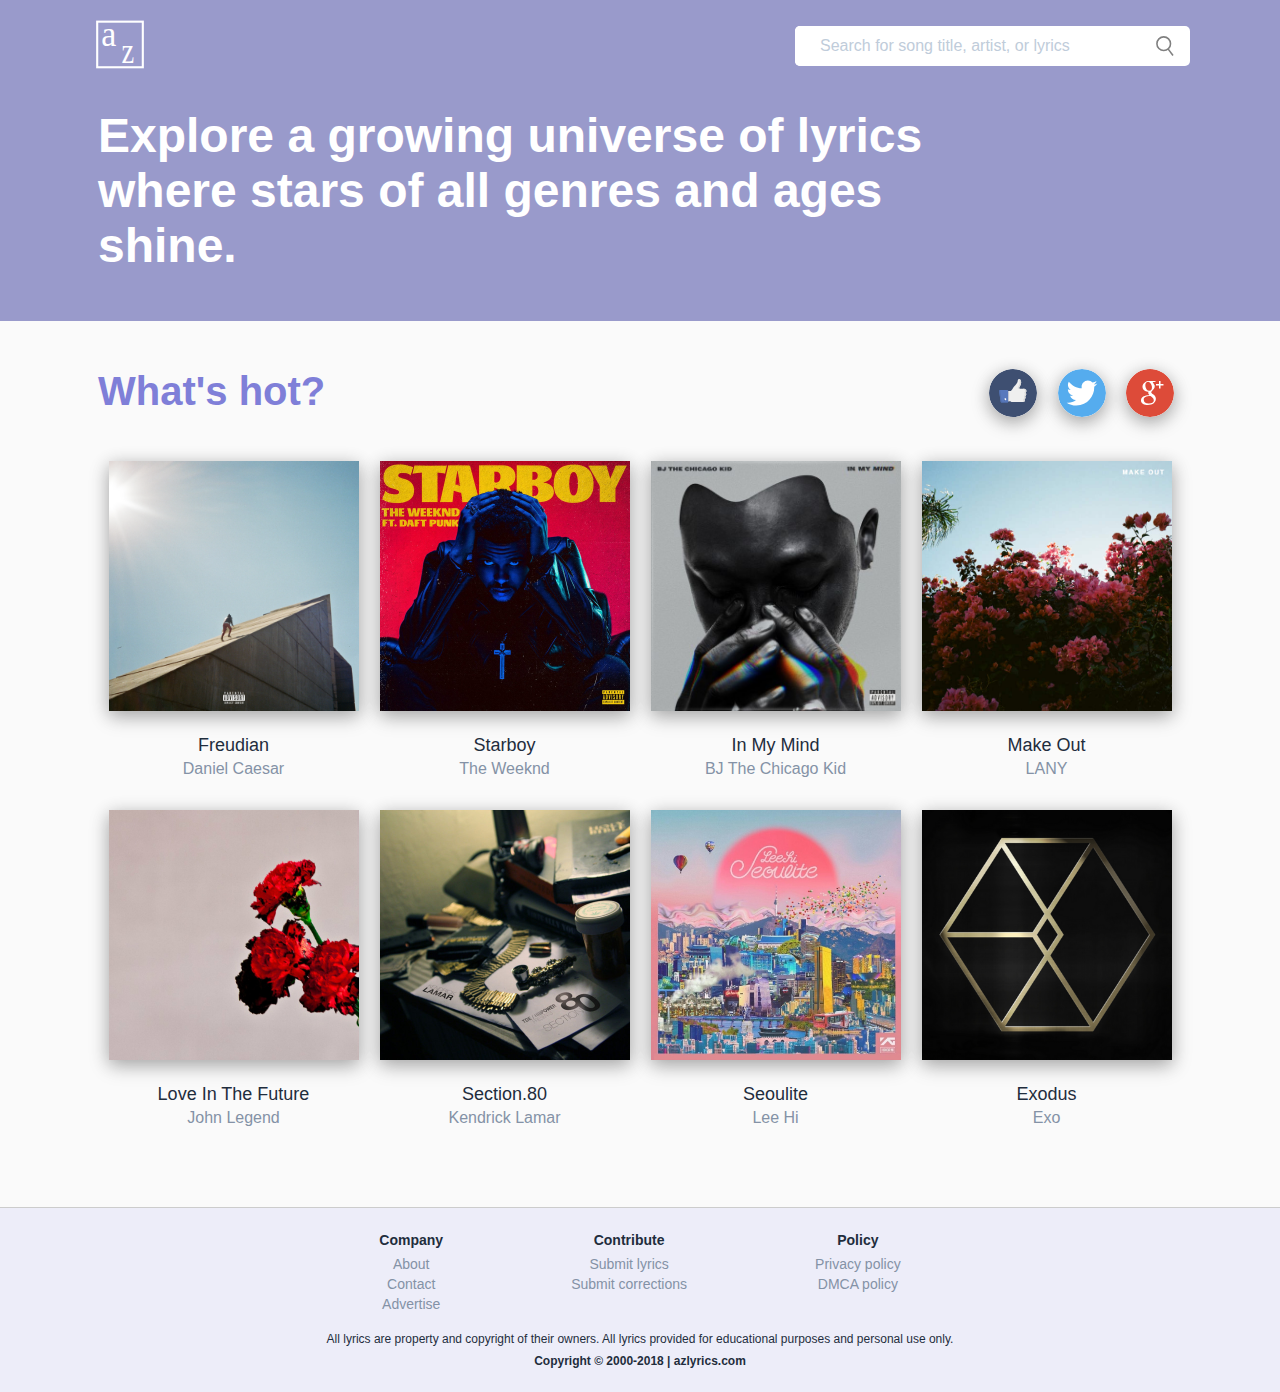
<file: index.html>
<html>
    <head>
        <link rel="icon" type="image/x-icon" href="assets/img/icons/favicon.ico"  />
        <link rel="stylesheet" type="text/css" href="assets/css/az_style.css">
        <link rel="stylesheet" type="text/css" href="assets/css/index_style.css">
        <title>AZLyrics | Song Lyrics from A to Z</title>
    </head>
    <body>
        <div class="navbar">
            <div class="top-nav">
                <a href="./index.html">
                    <img class="navicon" src="assets/img/icons/az_icon_bordered.svg"/>
                </a>
                <form class="search-bar">
                    <input  class="textfield" type="text" name="qstring" placeholder="Search for song title, artist, or lyrics">
                    <a class="search-button" href="./search_results.html" src="assets/img/icons/search_icon.svg">
                        <img src="assets/img/icons/search_icon.svg" />
                    </a>
                </form>
            </div>
            <div class="bot-nav">
                <p id="slogan" class="emphasis">
                    Explore a growing universe of lyrics where stars of all genres and ages shine.
                </p>
            </div>
        </div>
        <div class="content-container">
            <div class="content-header">
                <p id="hot-label" class="emphasis">What's hot?</p>
                <div class="social-buttons-container">
                    <input class="social-button" type="image" src="assets/img/icons/fb_like.svg" />
                    <input class="social-button"  type="image" src="assets/img/icons/twitter_icon.svg" />
                    <input class="social-button"  type="image" src="assets/img/icons/google_plus_icon.svg" />
                </div>
            </div>
            <div class="album-content">
                <div class="album-block">
                    <a href="./artist.html#malibu">
                        <img class="album-art" src="assets/img/static_home/freudian_cover.png"/>
                    </a>
                    <div class="album-title">Freudian</div>
                    <a href="./artist.html">
                        <div class="artist-subtitle clickable">Daniel Caesar</div>
                    </a>
                </div>
                <div class="album-block">
                    <a href="./artist.html#malibu">
                        <img class="album-art" src="assets/img/static_home/starboy_cover.jpg"/>
                    </a>
                    <div class="album-title">Starboy</div>
                    <a href="./artist.html">
                        <div class="artist-subtitle clickable">The Weeknd</div>
                    </a>
                </div>
                <div class="album-block">
                    <a href="./artist.html#malibu">
                        <img class="album-art" src="assets/img/static_home/in_my_mind_cover.jpg"/>
                    </a>
                    <div class="album-title">In My Mind</div>
                    <a href="./artist.html">
                        <div class="artist-subtitle clickable">BJ The Chicago Kid</div>
                    </a>
                </div>
                <div class="album-block">
                    <a href="./artist.html#malibu">
                        <img class="album-art" src="assets/img/static_home/make_out_cover.jpg"/>
                    </a>
                    <div class="album-title">Make Out</div>
                    <a href="./artist.html">
                        <div class="artist-subtitle clickable">LANY</div>
                    </a>
                </div>
                <div class="album-block">
                    <a href="./artist.html#malibu">
                        <img class="album-art" src="assets/img/static_home/love_in_the_future_cover.jpg"/>
                    </a>
                    <div class="album-title">Love In The Future</div>
                    <a href="./artist.html">
                        <div class="artist-subtitle clickable">John Legend</div>
                    </a>
                </div>
                <div class="album-block">
                    <a href="./artist.html#malibu">
                        <img class="album-art" src="assets/img/static_home/section_80_cover.jpg"/>
                    </a>
                    <div class="album-title">Section.80</div>
                    <a href="./artist.html">
                        <div class="artist-subtitle clickable">Kendrick Lamar</div>
                    </a>
                </div>
                <div class="album-block">
                    <a href="./artist.html#malibu">
                        <img class="album-art" src="assets/img/static_home/seoulite_cover.png"/>
                    </a>
                    <div class="album-title">Seoulite</div>
                    <a href="./artist.html">
                        <div class="artist-subtitle clickable">Lee Hi</div>
                    </a>
                </div>
                <div class="album-block">
                    <a href="./artist.html#malibu">
                        <img class="album-art" src="assets/img/static_home/exodus_cover.png"/>
                    </a>
                    <div class="album-title">Exodus</div>
                    <a href="./artist.html">
                        <div class="artist-subtitle clickable">Exo</div>
                    </a>
                </div>
            </div>
        </div>
        <div class="separator"></div>
        <div class="footer">
            <div class="link-container">
                <div class="link-list">
                    <p class="emphasis">Company</p>
                    <p class="clickable">About</p>
                    <p class="clickable">Contact</p>
                    <p class="clickable">Advertise</p>
                </div>
                <div class="link-list">
                    <p class="emphasis">Contribute</p>
                    <p class="clickable">Submit lyrics</p>
                    <p class="clickable">Submit corrections</p>
                </div>
                <div class="link-list">
                    <p class="emphasis">Policy</p>
                    <p class="clickable">Privacy policy</p>
                    <p class="clickable">DMCA policy</p>
                </div>
            </div>
            <p class="subtext">
                All lyrics are property and copyright of their owners. 
                All lyrics provided for educational purposes and personal use only.
            </p>
            <p class="subtext emphasis">Copyright &copy; 2000-2018 | azlyrics.com</p>
        </div>
    </body>
</html>
</file>
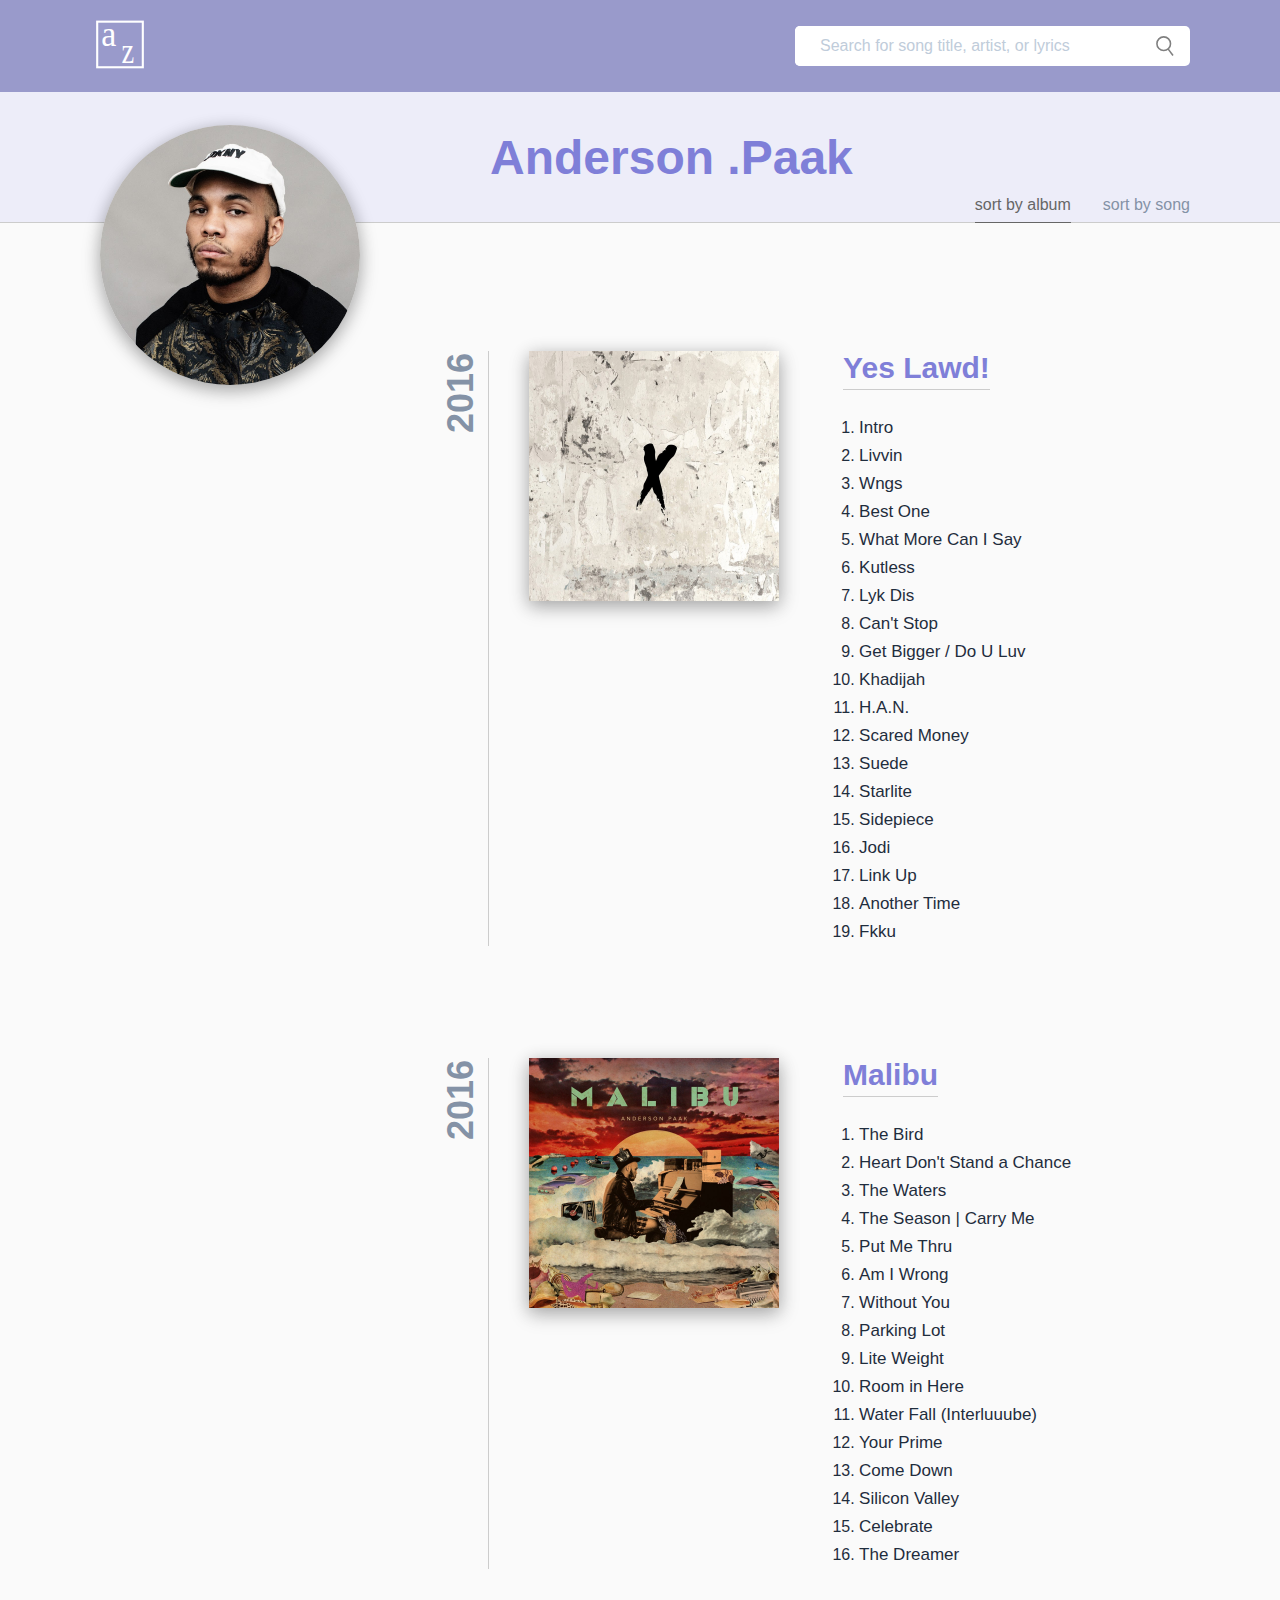
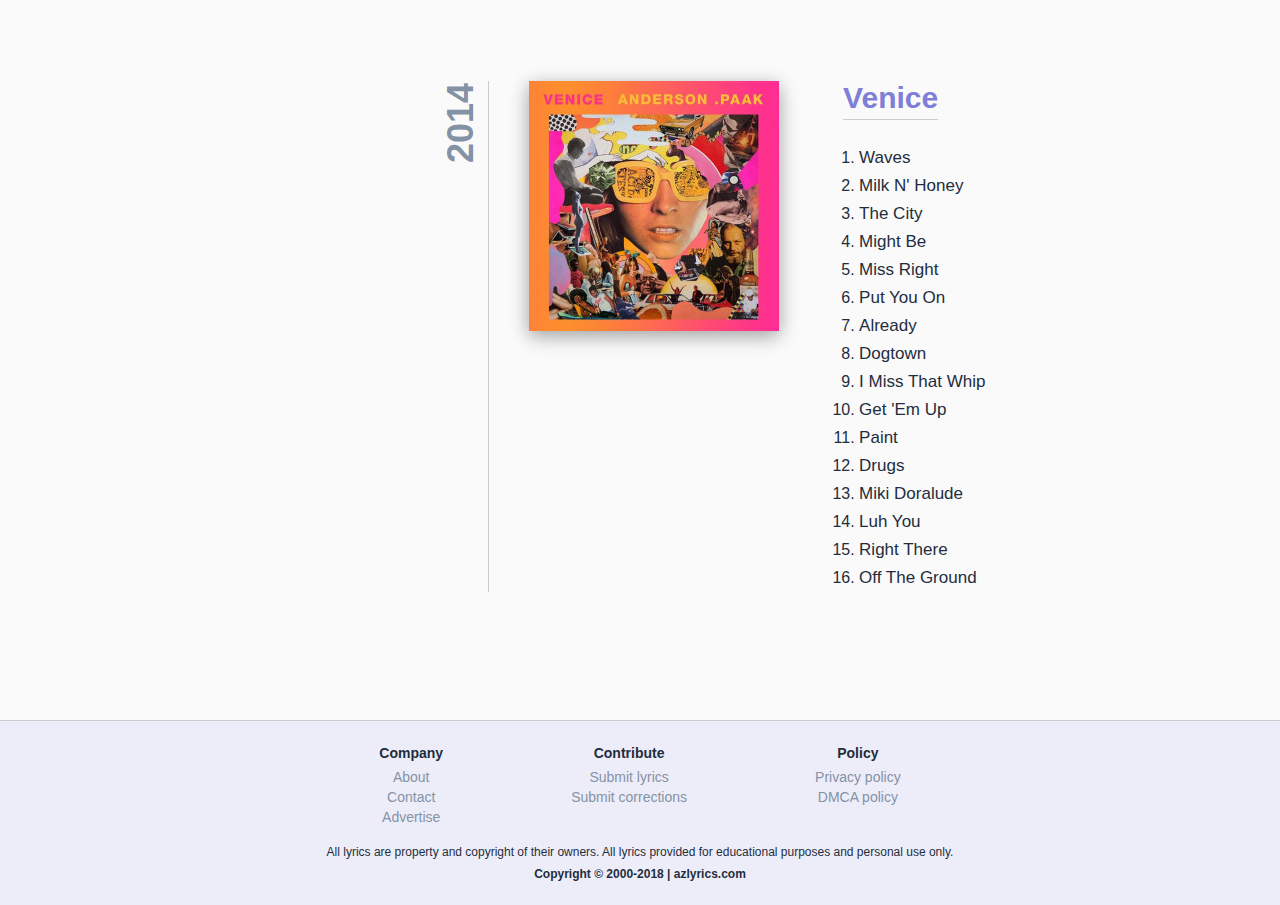
<file: artist.html>
<html>
    <head>
        <link rel="icon" type="image/x-icon" href="assets/img/icons/favicon.ico" />
        <link rel="stylesheet" type="text/css" href="assets/css/az_style.css" />
        <link rel="stylesheet" type="text/css" href="assets/css/artist_style.css" />
        <title>AZLyrics | Anderson .Paak</title>
    </head>
    <body>
        <div class="navbar">
            <div class="top-nav">
                <a href="./index.html">
                    <img class="navicon" src="assets/img/icons/az_icon_bordered.svg"/>
                </a>
                <form class="search-bar">
                    <input  class="textfield" type="text" name="qstring" placeholder="Search for song title, artist, or lyrics">
                    <a class="search-button" href="./search_results.html" src="assets/img/icons/search_icon.svg">
                        <img src="assets/img/icons/search_icon.svg" />
                    </a>
                </form>
            </div>
        </div>
        <div class="metadata-header">
            <img class="artist-profile" src="assets/img/static_artist/anderson_paak_profile.jpg"/>
            <p class="artist-name">Anderson .Paak</p>
            <div class="sort-button-container">
                <div class="sort-button active-sort">sort by album</div>
                <div class="sort-button">sort by song</div>
            </div>
        </div>
        <div class="separator"></div>
        <div class="content-section">
            <div class="album-info">
                <div class="year-container">
                    <div class="year-text">2016</div>
                </div>
                <div class="content-wrapper">
                    <img class="album-art" src="assets/img/static_artist/yes_lawd_cover.jpg"/>
                    <ul class="album-list">
                        <div class="album-title">Yes Lawd!</div>
                        <br/>
                        <ol class="album-songs">
                            <li><a href="./lyrics.html">Intro</a></li>
                            <li><a href="./lyrics.html">Livvin</a></li>
                            <li><a href="./lyrics.html">Wngs</a></li>
                            <li><a href="./lyrics.html">Best One</a></li>
                            <li><a href="./lyrics.html">What More Can I Say</a></li>
                            <li><a href="./lyrics.html">Kutless</a></li>
                            <li><a href="./lyrics.html">Lyk Dis</a></li>
                            <li><a href="./lyrics.html">Can't Stop</a></li>
                            <li><a href="./lyrics.html">Get Bigger / Do U Luv</a></li>
                            <li><a href="./lyrics.html">Khadijah</a></li>
                            <li><a href="./lyrics.html">H.A.N.</a></li>
                            <li><a href="./lyrics.html">Scared Money</a></li>
                            <li><a href="./lyrics.html">Suede</a></li>
                            <li><a href="./lyrics.html">Starlite</a></li>
                            <li><a href="./lyrics.html">Sidepiece</a></li>
                            <li><a href="./lyrics.html">Jodi</a></li>
                            <li><a href="./lyrics.html">Link Up</a></li>
                            <li><a href="./lyrics.html">Another Time</a></li>
                            <li><a href="./lyrics.html">Fkku</a></li>
                        </ol>
                    </ul>
                </div>
            </div>
            <div id=malibu class="album-info">
                <div class="year-container">
                    <div class="year-text">2016</div>
                </div>
                <div class="content-wrapper">
                    <img class="album-art" src="assets/img/static_artist/malibu_cover.jpg"/>
                    <ul class="album-list">
                        <div class="album-title">Malibu</div>
                        <br/>
                        <ol class="album-songs">
                            <li><a href="./lyrics.html">The Bird</a></li>
                            <li><a href="./lyrics.html">Heart Don't Stand a Chance</a></li>
                            <li><a href="./lyrics.html">The Waters</a></li>
                            <li><a href="./lyrics.html">The Season | Carry Me</a></li>
                            <li><a href="./lyrics.html">Put Me Thru</a></li>
                            <li><a href="./lyrics.html">Am I Wrong</a></li>
                            <li><a href="./lyrics.html">Without You</a></li>
                            <li><a href="./lyrics.html">Parking Lot</a></li>
                            <li><a href="./lyrics.html">Lite Weight</a></li>
                            <li><a href="./lyrics.html">Room in Here</a></li>
                            <li><a href="./lyrics.html">Water Fall (Interluuube)</a></li>
                            <li><a href="./lyrics.html">Your Prime</a></li>
                            <li><a href="./lyrics.html">Come Down</a></li>
                            <li><a href="./lyrics.html">Silicon Valley</a></li>
                            <li><a href="./lyrics.html">Celebrate</a></li>
                            <li><a href="./lyrics.html">The Dreamer</a></li>
                        </ol>
                    </ul>
                </div>
            </div>
            <div class="album-info">
                <div class="year-container">
                    <div class="year-text">2014</div>
                </div>
                <div class="content-wrapper">
                    <img class="album-art" src="assets/img/static_artist/venice_cover.jpg"/>
                    <ul class="album-list">
                        <div class="album-title">Venice</div>
                        <br/>
                        <ol class="album-songs">
                            <li><a href="./lyrics.html">Waves</a></li>
                            <li><a href="./lyrics.html">Milk N' Honey</a></li>
                            <li><a href="./lyrics.html">The City</a></li>
                            <li><a href="./lyrics.html">Might Be</a></li>
                            <li><a href="./lyrics.html">Miss Right</a></li>
                            <li><a href="./lyrics.html">Put You On</a></li>
                            <li><a href="./lyrics.html">Already</a></li>
                            <li><a href="./lyrics.html">Dogtown</a></li>
                            <li><a href="./lyrics.html">I Miss That Whip</a></li>
                            <li><a href="./lyrics.html">Get 'Em Up</a></li>
                            <li><a href="./lyrics.html">Paint</a></li>
                            <li><a href="./lyrics.html">Drugs</a></li>
                            <li><a href="./lyrics.html">Miki Doralude</a></li>
                            <li><a href="./lyrics.html">Luh You</a></li>
                            <li><a href="./lyrics.html">Right There</a></li>
                            <li><a href="./lyrics.html">Off The Ground</a></li>
                        </ol>
                    </ul>
                </div>
            </div>
        </div>
        <div class="separator"></div>
        <div class="footer">
            <div class="link-container">
                <div class="link-list">
                    <p class="emphasis">Company</p>
                    <p class="clickable">About</p>
                    <p class="clickable">Contact</p>
                    <p class="clickable">Advertise</p>
                </div>
                <div class="link-list">
                    <p class="emphasis">Contribute</p>
                    <p class="clickable">Submit lyrics</p>
                    <p class="clickable">Submit corrections</p>
                </div>
                <div class="link-list">
                    <p class="emphasis">Policy</p>
                    <p class="clickable">Privacy policy</p>
                    <p class="clickable">DMCA policy</p>
                </div>
            </div>
            <p class="subtext">
                All lyrics are property and copyright of their owners. 
                All lyrics provided for educational purposes and personal use only.
            </p>
            <p class="subtext emphasis">Copyright &copy; 2000-2018 | azlyrics.com</p>
        </div>
    </body>
</html>
</file>
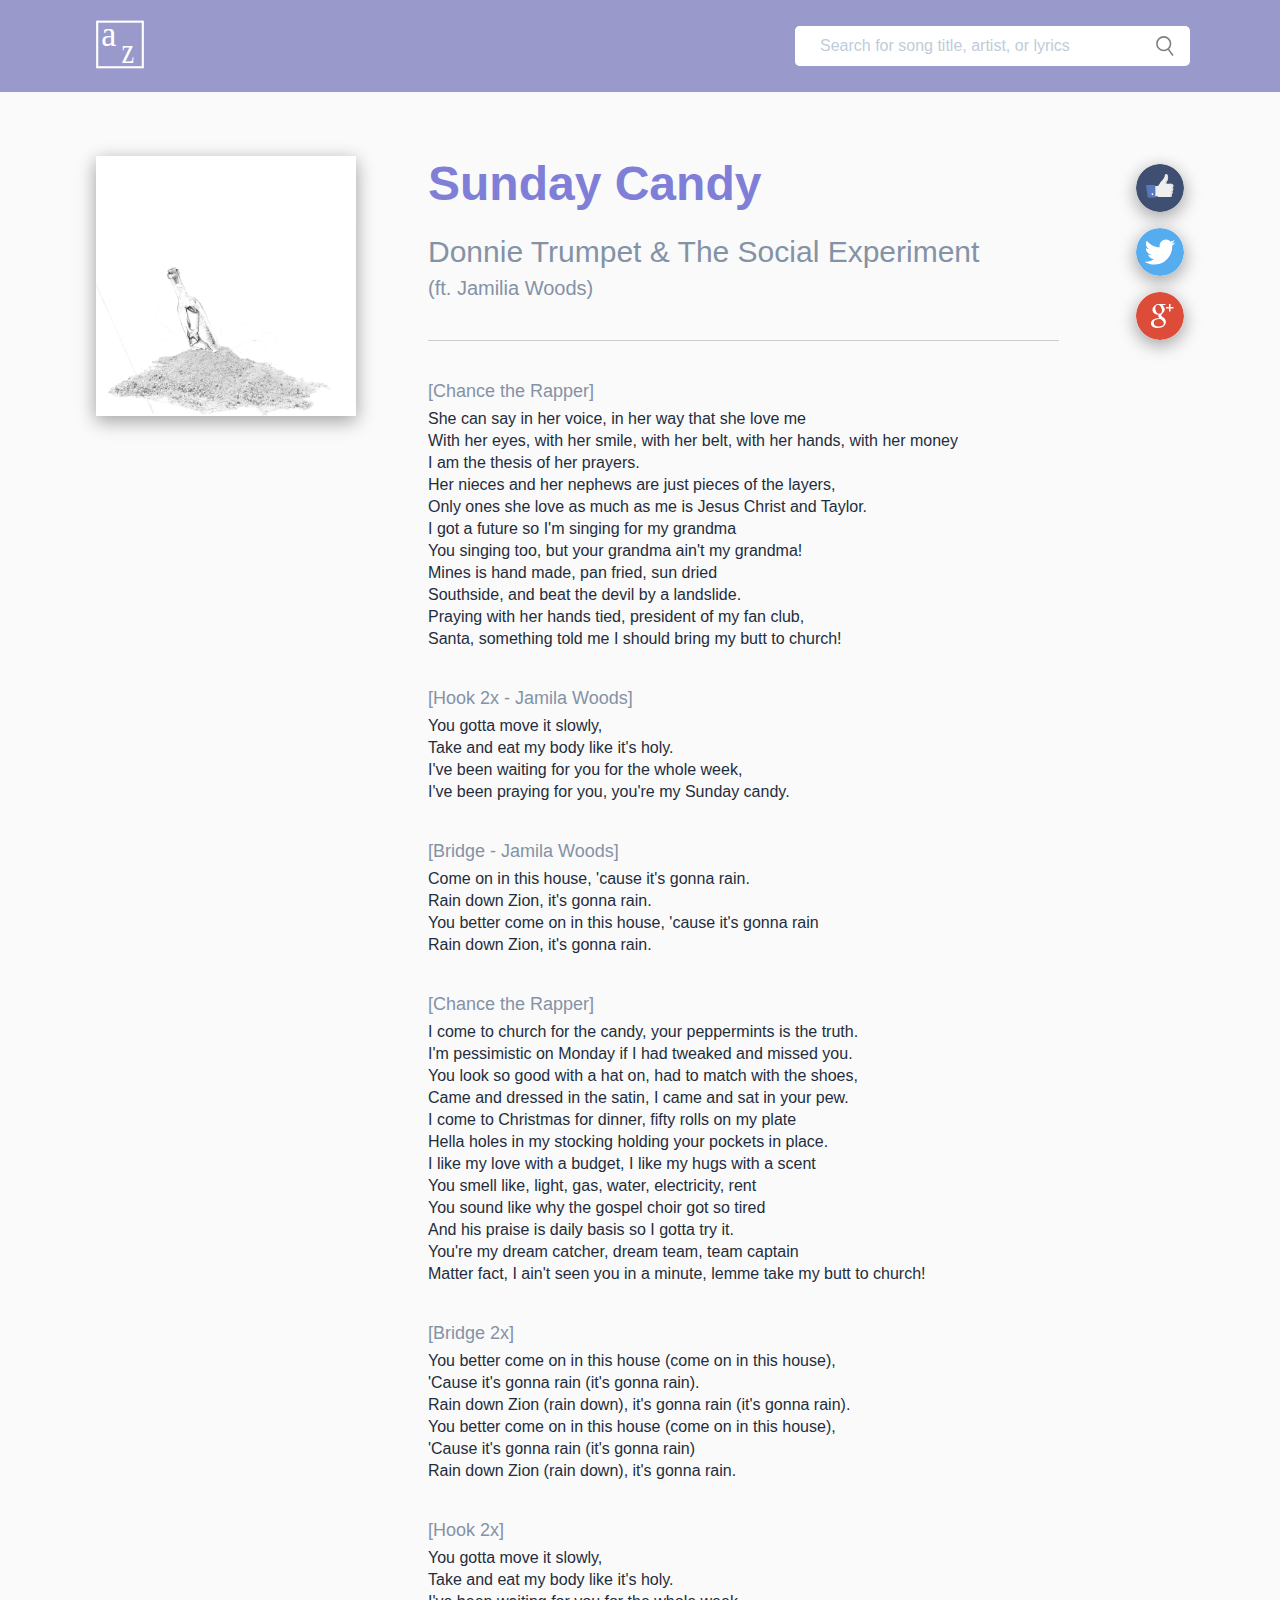
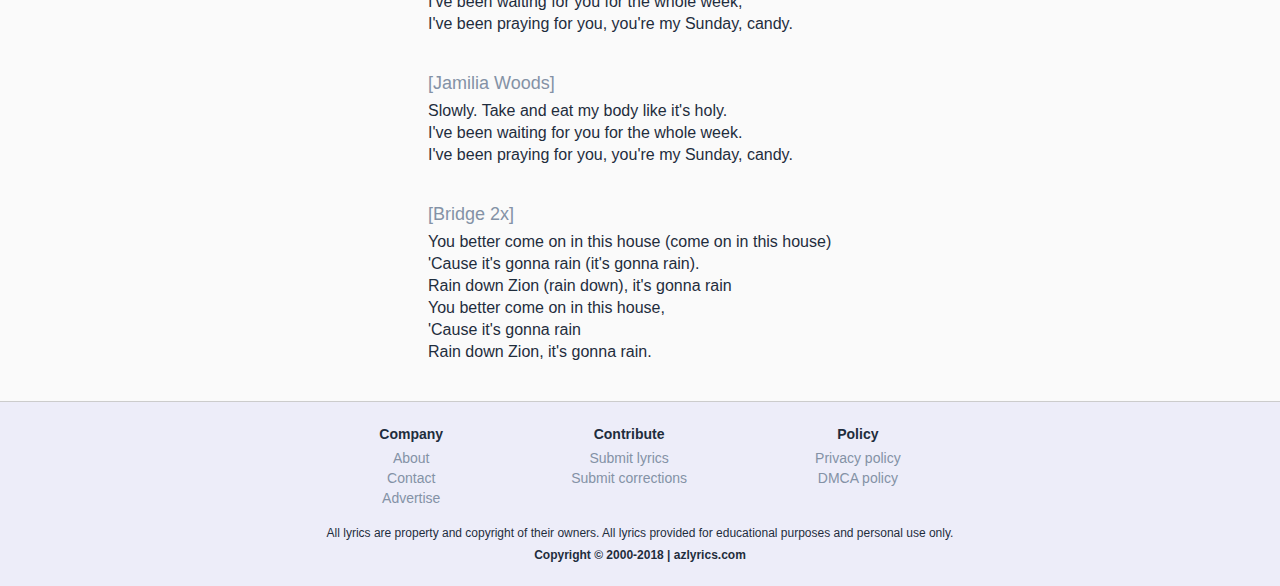
<file: lyrics.html>
<html>
    <head>
        <link rel="icon" type="image/x-icon" href="assets/img/icons/favicon.ico"  />
        <link rel="stylesheet" type="text/css" href="assets/css/az_style.css">
        <link rel="stylesheet" type="text/css" href="assets/css/lyrics_style.css">
        <title>AZLyrics | Sunday Candy</title>
    </head>
    <body>
        <div class="navbar">
            <div class="top-nav">
                <a href="./index.html">
                    <img class="navicon" src="assets/img/icons/az_icon_bordered.svg"/>
                </a>
                <form class="search-bar">
                    <input  class="textfield" type="text" name="qstring" placeholder="Search for song title, artist, or lyrics">
                    <a class="search-button" href="./search_results.html" src="assets/img/icons/search_icon.svg">
                        <img src="assets/img/icons/search_icon.svg" />
                    </a>
                </form>
            </div>
        </div>
        <div class="content-container">
            <a href="./artist.html#malibu">
                <img class="album-art clickable" src="assets/img/static_lyrics/surf_cover.png"/>
            </a>
            <div class="content">
                <div class="song-title">Sunday Candy</div>
                <div class="artist">Donnie Trumpet & The Social Experiment</div>
                <div class="featured-artists">(ft. Jamilia Woods)</div>
                <div class="lyrics-container">
                    <div class="lyric-block">
                        <p class="block-header">[Chance the Rapper]</p>
                        <ul class="lyrics-list">
                            <li>She can say in her voice, in her way that she love me</li>
                            <li>With her eyes, with her smile, with her belt, with her hands, with her money</li>
                            <li>I am the thesis of her prayers.<li/>
                            <li>Her nieces and her nephews are just pieces of the layers,</li>
                            <li>Only ones she love as much as me is Jesus Christ and Taylor.</li>
                            <li>I got a future so I'm singing for my grandma</li>
                            <li>You singing too, but your grandma ain't my grandma!</li>
                            <li>Mines is hand made, pan fried, sun dried</li>
                            <li>Southside, and beat the devil by a landslide.</li>
                            <li>Praying with her hands tied, president of my fan club,</li>
                            <li>Santa, something told me I should bring my butt to church!</li>
                        </ul>
                    </div>
                    <div class="lyric-block">
                        <p class="block-header">[Hook 2x - Jamila Woods]</p>
                        <ul class="lyrics-list">
                            <li>You gotta move it slowly,</li>
                            <li>Take and eat my body like it's holy.</li>
                            <li>I've been waiting for you for the whole week,</li>
                            <li>I've been praying for you, you're my Sunday candy.</li>
                        </ul>
                    </div>
                    <div class="lyric-block">
                        <p class="block-header">[Bridge - Jamila Woods]</p>
                        <ul class="lyrics-list">
                            <li>Come on in this house, 'cause it's gonna rain.</li>
                            <li>Rain down Zion, it's gonna rain.</li>
                            <li>You better come on in this house, 'cause it's gonna rain</li>
                            <li>Rain down Zion, it's gonna rain.</li>
                        </ul>
                    </div>
                    <div class="lyric-block">
                        <p class="block-header">[Chance the Rapper]</p>
                        <ul class="lyrics-list">
                            <li>I come to church for the candy, your peppermints is the truth.</li>
                            <li>I'm pessimistic on Monday if I had tweaked and missed you.</li>
                            <li>You look so good with a hat on, had to match with the shoes,</li>
                            <li>Came and dressed in the satin, I came and sat in your pew.</li>
                            <li>I come to Christmas for dinner, fifty rolls on my plate</li>
                            <li>Hella holes in my stocking holding your pockets in place.</li>
                            <li>I like my love with a budget, I like my hugs with a scent</li>
                            <li>You smell like, light, gas, water, electricity, rent</li>
                            <li>You sound like why the gospel choir got so tired</li>
                            <li>And his praise is daily basis so I gotta try it.</li>
                            <li>You're my dream catcher, dream team, team captain</li>
                            <li>Matter fact, I ain't seen you in a minute, lemme take my butt to church!</li>    
                        </ul>
                    </div>
                    <div class="lyric-block">
                        <p class="block-header">[Bridge 2x]</p>
                        <ul class="lyrics-list">
                            <li>You better come on in this house (come on in this house),</li>
                            <li>'Cause it's gonna rain (it's gonna rain).</li>
                            <li>Rain down Zion (rain down), it's gonna rain (it's gonna rain).</li>
                            <li>You better come on in this house (come on in this house),</li>
                            <li>'Cause it's gonna rain (it's gonna rain)</li>
                            <li>Rain down Zion (rain down), it's gonna rain.</li>    
                        </ul>
                    </div>
                    <div class="lyric-block">
                        <p class="block-header">[Hook 2x]</p>
                        <ul class="lyrics-list">
                            <li>You gotta move it slowly,</li>
                            <li>Take and eat my body like it's holy.</li>
                            <li>I've been waiting for you for the whole week,</li>
                            <li>I've been praying for you, you're my Sunday, candy.</li>
                        </ul>
                    </div>
                    <div class="lyric-block">
                        <p class="block-header">[Jamilia Woods]</p>
                        <ul class="lyrics-list">
                            <li>Slowly. Take and eat my body like it's holy.</li>
                            <li>I've been waiting for you for the whole week.</li>
                            <li>I've been praying for you, you're my Sunday, candy.</li>
                        </ul>
                    </div>
                    <div class="lyric-block">
                        <p class="block-header">[Bridge 2x]</p>
                        <ul class="lyrics-list">
                            <li>You better come on in this house (come on in this house)</li>
                            <li>'Cause it's gonna rain (it's gonna rain).</li>
                            <li>Rain down Zion (rain down), it's gonna rain</li>
                            <li>You better come on in this house,</li>
                            <li>'Cause it's gonna rain</li>
                            <li>Rain down Zion, it's gonna rain.</li>
                        </ul>
                    </div>
                </div>
            </div>
            <div class="social-container">
                <input class="social-button" type="image" src="assets/img/icons/fb_like.svg" />
                <input class="social-button"  type="image" src="assets/img/icons/twitter_icon.svg" />
                <input class="social-button"  type="image" src="assets/img/icons/google_plus_icon.svg" />
            </div>
        </div>
        <div class="separator"></div>
        <div class="footer">
            <div class="link-container">
                <div class="link-list">
                    <p class="emphasis">Company</p>
                    <p class="clickable">About</p>
                    <p class="clickable">Contact</p>
                    <p class="clickable">Advertise</p>
                </div>
                <div class="link-list">
                    <p class="emphasis">Contribute</p>
                    <p class="clickable">Submit lyrics</p>
                    <p class="clickable">Submit corrections</p>
                </div>
                <div class="link-list">
                    <p class="emphasis">Policy</p>
                    <p class="clickable">Privacy policy</p>
                    <p class="clickable">DMCA policy</p>
                </div>
            </div>
            <p class="subtext">
                All lyrics are property and copyright of their owners. 
                All lyrics provided for educational purposes and personal use only.
            </p>
            <p class="subtext emphasis">Copyright &copy; 2000-2018 | azlyrics.com</p>
        </div>
    </body>
</html>
</file>
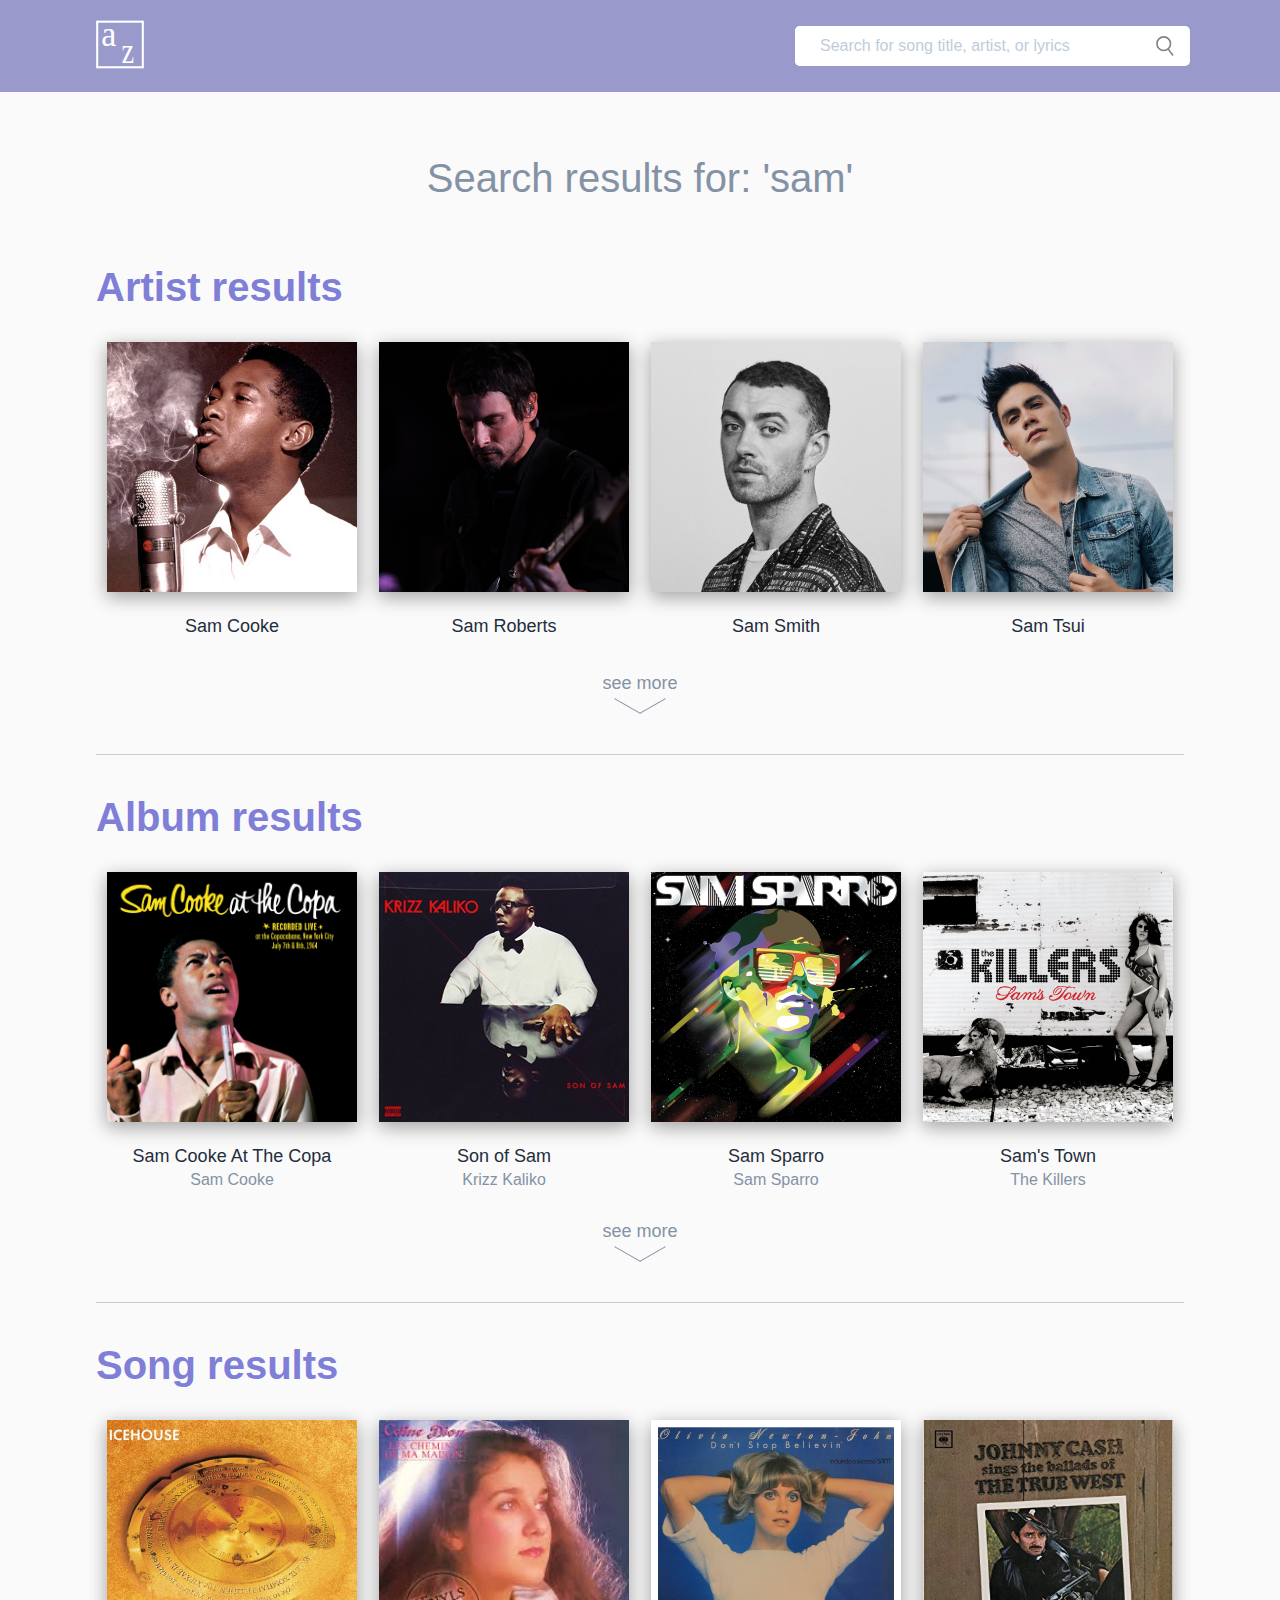
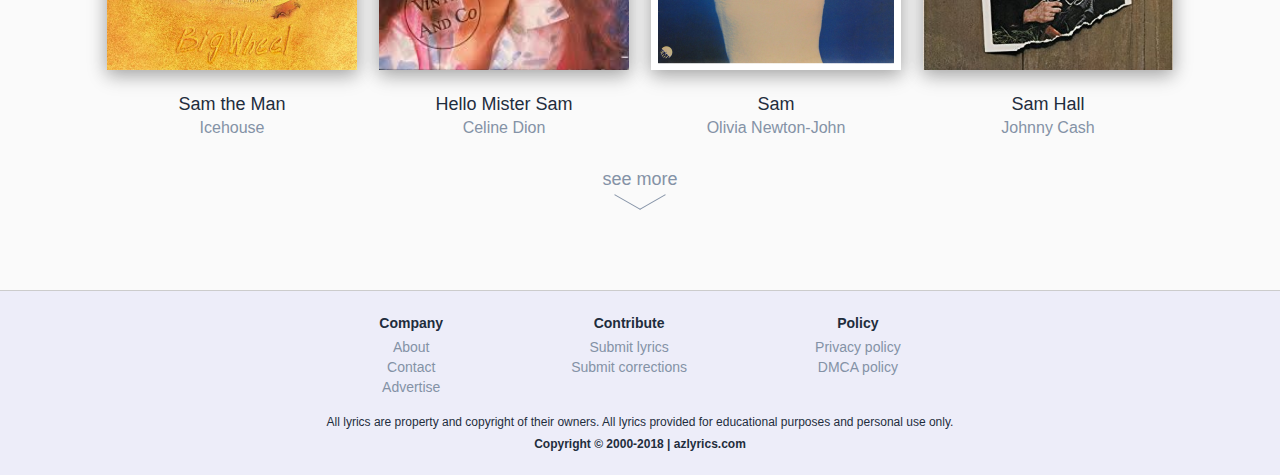
<file: search_results.html>
<html>
    <head>
        <link rel="icon" type="image/x-icon" href="assets/img/icons/favicon.ico"  />
        <link rel="stylesheet" type="text/css" href="assets/css/az_style.css">
        <link rel="stylesheet" type="text/css" href="assets/css/search_results_style.css">        
        <title>AZLyrics | Search results: sam</title>
    </head>
    <body>
        <div class="navbar">
            <div class="top-nav">
                <a href="./index.html">
                    <img class="navicon" src="assets/img/icons/az_icon_bordered.svg"/>
                </a>
                <form class="search-bar">
                    <input  class="textfield" type="text" name="qstring" placeholder="Search for song title, artist, or lyrics">
                    <a class="search-button" href="./search_results.html" src="assets/img/icons/search_icon.svg">
                        <img src="assets/img/icons/search_icon.svg" />
                    </a>
                </form>
            </div>
        </div>
        <div class="content-container">
            <div class="content-header">
                <p>Search results for: 'sam'</p>
            </div>
            <div id="artists-results" class="results-container">
                <div class="results-header" >
                    <p class="section-title">Artist results</p>
                </div>
                <div class="results-content">
                    <div class="result-block">
                        <a href="./artist.html">
                            <img class="result-img" src="assets/img/static_search/sam_cooke.png"/>
                        </a>
                        <div class="title">Sam Cooke</div>
                    </div>
                    <div class="result-block">
                        <a href="./artist.html">
                            <img class="result-img" src="assets/img/static_search/sam_roberts.png"/>
                        </a>
                        <div class="title">Sam Roberts</div>
                    </div>
                    <div class="result-block">
                        <a href="./artist.html">
                            <img class="result-img" src="assets/img/static_search/sam_smith.jpg"/>
                        </a>
                        <div class="title">Sam Smith</div>
                    </div>
                    <div class="result-block">
                        <a href="./artist.html">
                            <img class="result-img" src="assets/img/static_search/sam_tsui.jpg"/>
                        </a>
                        <div class="title">Sam Tsui</div>
                    </div>
                </div>
                <div class="results-footer">
                    <p class="see-more-text">see more</p>
                    <img class="load-icon" src="assets/img/icons/load_more.svg"/>
                </div>
                <div class="separator"></div>
            </div>
            <div id="album-results" class="results-container">
                <div class="results-header">
                    <p class="section-title">Album results</p>
                </div>
                <div class="results-content">
                    <div class="result-block">
                        <a href="./artist.html#malibu">
                            <img class="result-img" src="assets/img/static_search/sam_cooke_at_the_copa_cover.jpg"/>
                        </a>
                        <div class="title">Sam Cooke At The Copa</div>
                        <a href="./artist.html">
                            <div class="subtitle clickable">Sam Cooke</div>
                        </a>
                    </div>
                    <div class="result-block">
                        <a href="./artist.html#malibu">
                            <img class="result-img" src="assets/img/static_search/son_of_sam_cover.png"/>
                        </a>
                        <div class="title">Son of Sam</div>
                        <a href="./artist.html">
                            <div class="subtitle clickable">Krizz Kaliko</div>
                        </a>
                    </div>
                    <div class="result-block">
                        <a href="./artist.html#malibu">
                            <img class="result-img" src="assets/img/static_search/sam_sparro_cover.jpg"/>
                        </a>
                        <div class="title">Sam Sparro</div>
                        <a href="./artist.html">
                            <div class="subtitle clickable">Sam Sparro</div>
                        </a>
                    </div>
                    <div class="result-block">
                        <a href="./artist.html#malibu">
                            <img class="result-img" src="assets/img/static_search/sams_town.jpg"/>
                        </a>
                        <div class="title">Sam's Town</div>
                        <a href="./artist.html">
                            <div class="subtitle clickable">The Killers</div>
                        </a>
                    </div>
                </div>
                <div class="results-footer">
                    <p class="see-more-text">see more</p>
                    <img class="load-icon" src="assets/img/icons/load_more.svg"/>
                </div>
                <div class="separator"></div>
            </div>
            <div id="song-results" class="results-container">
                <div class="results-header">
                    <p class="section-title">Song results</p>
                </div>
                <div class="results-content">
                    <div class="result-block">
                        <a href="./lyrics.html">
                            <img class="result-img" src="assets/img/static_search/big_wheel_cover.jpg"/>
                        </a>
                        <div class="title">Sam the Man</div>
                        <a href="./artist.html">
                            <div class="subtitle clickable">Icehouse</div>
                        </a>
                    </div>
                    <div class="result-block">
                        <a href="./lyrics.html">
                            <img class="result-img" src="assets/img/static_search/les_chemins de_ma maison_cover.jpg"/>
                        </a>
                        <div class="title">Hello Mister Sam</div>
                        <a href="./artist.html">
                            <div class="subtitle clickable">Celine Dion</div>
                        </a>
                    </div>
                    <div class="result-block">
                        <a href="./lyrics.html">
                            <img class="result-img" src="assets/img/static_search/dont_stop_believing_cover.jpg"/>
                        </a>
                        <div class="title">Sam</div>
                        <a href="./artist.html">
                            <div class="subtitle clickable">Olivia Newton-John</div>
                        </a>
                    </div>
                    <div class="result-block">
                        <a href="./lyrics.html">
                            <img class="result-img" src="assets/img/static_search/sings_the_ballads_of_the_true_west_cover.jpg"/>
                        </a>
                        <div class="title">Sam Hall</div>
                        <a href="./artist.html">
                            <div class="subtitle clickable">Johnny Cash</div>
                        </a>
                    </div>
                </div>
                <div class="results-footer">
                    <p class="see-more-text">see more</p>
                    <img class="load-icon" src="assets/img/icons/load_more.svg"/>
                </div>
            </div>
        </div>
        <div class="separator"></div>
        <div class="footer">
            <div class="link-container">
                <div class="link-list">
                    <p class="emphasis">Company</p>
                    <p class="clickable">About</p>
                    <p class="clickable">Contact</p>
                    <p class="clickable">Advertise</p>
                </div>
                <div class="link-list">
                    <p class="emphasis">Contribute</p>
                    <p class="clickable">Submit lyrics</p>
                    <p class="clickable">Submit corrections</p>
                </div>
                <div class="link-list">
                    <p class="emphasis">Policy</p>
                    <p class="clickable">Privacy policy</p>
                    <p class="clickable">DMCA policy</p>
                </div>
            </div>
            <p class="subtext">
                All lyrics are property and copyright of their owners. 
                All lyrics provided for educational purposes and personal use only.
            </p>
            <p class="subtext emphasis">Copyright &copy; 2000-2018 | azlyrics.com</p>
        </div>
    </body>
</html>
</file>
<file: assets/css/az_style.css>
div {
    font-family: 'Arial', Arial, sans-serif;
    color: #1F2D3D;
}

body {
    background-color: #FAFAFA;
    margin: 0px;
}

p {
    font-family: 'Arial', Arial, sans-serif;
    margin: 0px;
    color: #1F2D3D;
}

a:link {
    text-decoration: none;
}

.navbar {
    position: relative;
    background: #999ACB;
    padding-left: 90px;
    padding-right: 90px;
    padding-top: 16px;
    padding-bottom: 16px;
}

.top-nav {
    width: 100%;
    display: flex;
    flex-direction: row;
    align-items: center;
    justify-content: space-between;
}

.left-aligned {
    display: flex;
    flex-direction: row;
    align-items: center;
}

.navicon {
    width: 60px;
    height: 60px;
}

.search-bar {
    background-color: white;
    overflow: hidden;
    display: flex;
    flex-direction: row;
    align-items: center;
    margin-bottom: 0px;
    border-radius: 5px;
}

.textfield {
    font-family: 'Arial', Arial, sans-serif;
    font-size: 16px;
    padding-top: 0px;
    padding-bottom: 0px;
    padding-left: 25px;
    padding-right: 25px;
    width: 360px;
    height: 40px;
    outline: none;
    border: none;
}

.textfield::placeholder {
    color: #C0CCDA;
}

.search-button {
    width: 20px;
    height: 20px;
    background-color: transparent;
    margin-right: 15px;
    outline: none;
    border: none;
    transition-duration: 0.2s;
}

.search-button:hover {
    opacity: 0.7;
}

.social-button:hover {
    opacity: 0.7;
}

.social-button {
    border-radius: 50%;
    width: 48px;
    height: 48px;
    outline: none;
    transition-duration: 0.2s;
    box-shadow: 0 4px 16px 0 rgba(0, 0, 0, 0.2), 0 6px 20px 0 rgba(0, 0, 0, 0.19);
}

.clickable {
    transition-duration: 0.2s;
}

.clickable:hover {
    opacity: 0.7;
    cursor: pointer;
}

.emphasis {
    font-weight: bold;
}

.footer {
    background-color: #EDEDF9;
    display: flex;
    flex-direction: column;
    justify-content: center;
    align-items: center; 
    padding-top: 24px;   
    padding-bottom: 16px;    
}

.footer .subtext {    
    margin-bottom: 8px;
    font-size: 12px;
}

.separator {
    height: 1px;
    width: 100%;
    background-color: #CCCCCC;
}

.link-container {
    display: flex;
    flex-direction: row;
}

.link-list {
    font-size: 14px;
    margin-left: 64px;
    margin-right: 64px;
    margin-bottom: 16px;
    display: flex;
    flex-direction: column;
    align-items: center;
}

.link-list p {
    color: #8492A6;
    margin-bottom: 4px;
}

.link-list .emphasis {
    color: #1F2D3D;
    margin-bottom: 8px;
}
</file>
<file: assets/css/index_style.css>
.bot-nav {
    padding-top: 32px; 
    padding-bottom: 32px; 
}

#slogan {
    font-size: 48px;
    color: white;
    margin-left: 8px;
    width: 75%;
}

#hot-label {
    font-size: 40px;
    color: #7F7FD8;
}

input.middle:focus {
    outline-width: 0;
}

.content-container {
    padding-top: 48px;
    padding-left: 98px;
    padding-right: 98px;
    padding-bottom: 48px;
}

.content-header {
    width: 100%;
    display: flex;
    flex-direction: row;
    align-content: center;
    justify-content: space-between
}

.album-content {
    width: 100%;
    margin-top: 40px;
    display: flex;
    flex-wrap: wrap;
    align-items: row;
}

.album-block {
    flex: 1 0 25%;
    margin-bottom: 32px;
    display: flex;
    flex-direction: column;
    align-items: center;
    justify-content: center;
}

.album-art {
    width: 250px;
    height: 250px;
    transition-duration: 0.2s;
    box-shadow: 0 4px 16px 0 rgba(0, 0, 0, 0.2), 0 6px 20px 0 rgba(0, 0, 0, 0.19);
}

.album-title {
    margin-top: 24px;
    margin-bottom: 4px;
    font-size: 18px;
}

.artist-subtitle {
    font-size: 16px;
    color: #8492A6;
}

.social-button {
    margin-left: 8px;
    margin-right: 8px;
}

.album-art:hover {
    cursor: pointer;
    opacity: 0.7;
}
</file>
<file: assets/css/artist_style.css>
.metadata-header {
    position: relative;
    height: 130px;
    display: flex;
    flex-direction: row;
    align-items: center;
    background-color: #EDEDF9;
}

.sort-button-container {
    display: flex;
    flex-direction: row;
    position: absolute;
    bottom: -1px;
    right: 90px;
}

.sort-button {
    color: #8492A6;
    margin-left: 32px;
    padding-bottom: 8px;
    transition-duration: 0.2s;
}

.active-sort {
    border-bottom-width: 1.5px;
    border-bottom-style: solid;
    border-bottom-color: #666666;
    color: #666666;
}

.sort-button:hover {
    cursor: pointer;
    opacity: 0.7;
}

.artist-profile {
    position: absolute;
    left: 100px;
    top: 25%;
    border-radius: 50%;
    display: inline-block;
    height: 260px;
    width: 260px;
    box-shadow: 0 4px 16px 0 rgba(0, 0, 0, 0.2), 0 6px 20px 0 rgba(0, 0, 0, 0.19);
}

.artist-name {
    position: absolute;
    left: 490px;
    color: #7F7FD8;
    font-weight: bold;
    font-size: 48px;
}

.album-info {
    position: relative;
    left: 400px;
    width: 100%;
    padding-top: 56px;
    padding-bottom: 56px;
    display: flex;
    flex-direction: row;
    flex-wrap: wrap;
}
  
.year-container {
    display: block;
    text-align: right;
    padding: 0px;
    margin: 0px;
}
  
.year-text {
    padding: 0px;
    margin: 0px;
    margin-right: 8px;
    font-weight: bold;
    font-size: 36px;
    color: #8492A6;
    transform-origin: center center;
    transform: translateY(50%) rotate(270deg) translateY(50%);
}
  
.content-wrapper {    
    display: flex;
    flex-direction: row;
    flex-wrap: wrap;
    border-left-width: 1px;
    border-left-color: #CCCCCC;
    border-left-style: solid;
    padding-left: 24px;
}

.content-section {
    padding-top: 72px;
    padding-bottom: 72px;
    display: flex;
    flex-direction: column;
    align-items: center;
}

.album-title {
    display: inline-block;
    color: #7F7FD8;
    font-size: 30px;
    font-weight: bold;
    margin-bottom: 24px;
    padding-bottom: 4px;
    border-bottom-width: 1.5px;
    border-bottom-color: #CCCCCC;
    border-bottom-style: solid;
}

.album-list {
    padding-top: 0px;
    padding-left: 64px;
    margin: 0px;
}

.album-songs {
    padding-left: 16px;
}

.album-art {
    margin-left: 16px;
    width: 250px;
    height: 250px;
    box-shadow: 0 4px 16px 0 rgba(0, 0, 0, 0.2), 0 6px 20px 0 rgba(0, 0, 0, 0.19);
}

.album-songs li {
    padding: 4px 0px;
}

.album-songs li a {
    font-size: 17px;
    color: #1F2D3D;
    transition-duration: 0.2s;
}

.album-songs li:hover {
    cursor: pointer;
    opacity: 0.7;
}
</file>
<file: assets/css/lyrics_style.css>
.content-container {
    display: flex;
    justify-content: center;
    flex-direction: row;
    padding-top: 64px;
    padding-left: 96px;
    padding-right: 96px;
}

.album-art {
    height: 260px;
    width: 260px;
    box-shadow: 0 4px 16px 0 rgba(0, 0, 0, 0.2), 0 6px 20px 0 rgba(0, 0, 0, 0.19);
}

.social-container {
    display: flex;
    flex-direction: column;
    margin-left: auto;
}

.social-button {
    margin-bottom: 8px;
    margin-top: 8px;
}

.song-title {
    font-size: 48px;
    font-weight: bold;
    color: #7F7FD8;
    padding-bottom: 24px;
}

.artist {
    font-size: 30px;
    color: #8492A6;
    padding-bottom: 8px;
}

.featured-artists {
    font-size: 20px;
    color: #8492A6;
}

.content {
    margin-left: 72px;
}

.lyrics-container {
    border-top-width: 1px;
    border-top-color: #CCCCCC;
    border-top-style: solid;
    margin-top: 40px;
    margin-right: -80px;
    padding-top: 40px;
}

.block-header {
    font-size: 18px;
    color: #8492A6;
    margin-bottom: 8px;
}

.lyrics-list {
    list-style-type: none;
    margin: 0px;
    margin-bottom: 40px;
    padding: 0px;
}

.lyrics-list li {
    margin-bottom: 4px;
}
</file>
<file: assets/css/search_results_style.css>
.content-container {
    display: flex;
    justify-content: center;
    flex-direction: column;
    padding-top: 64px;
    padding-left: 96px;
    padding-right: 96px;
}

.content-header {
    display: flex;
    flex-direction: row;
    justify-content: center;
    align-content: center;
    padding-bottom: 64px;
}

.content-header p {
    font-size: 40px;
    color: #8492A6;
}

.section-title {
    font-size: 40px;
    font-weight: bold;
    color: #7F7FD8;
}

.results-header {
    display: flex;
    flex-direction: row;
    align-items: center;
}

.results-content {
    margin-top: 32px;
    margin-bottom: 32px;
    display: flex;
    flex-direction: row;
    justify-content: center;
    flex-wrap: wrap;
}

.result-block {
    flex: 1 0 25%;
    display: flex;
    flex-direction: column;
    align-items: center;
    justify-content: center;
}

.result-img {
    width: 250px;
    height: 250px;
    transition-duration: 0.2s;
    box-shadow: 0 4px 16px 0 rgba(0, 0, 0, 0.2), 0 6px 20px 0 rgba(0, 0, 0, 0.19);
}

.result-img:hover {
    cursor: pointer;
    opacity: 0.7;
}

.title {
    margin-top: 24px;
    margin-bottom: 4px;
    font-size: 18px;
}

.subtitle {
    font-size: 16px;
    color: #8492A6;
}

.results-footer {
    display: flex;
    flex-direction: column;
    align-items: center;
    margin-bottom: 40px;
}

.see-more-text {
    font-size: 18px;
    color: #8492A6;
    margin-bottom: 4px;
}

.load-icon {
    height: 16px;
}

.results-footer {
    cursor: pointer;
    transition-duration: 0.2s;
}

.results-footer:hover {
    opacity: 0.7;
}

.results-container {
    margin-bottom: 40px;
}
</file>
